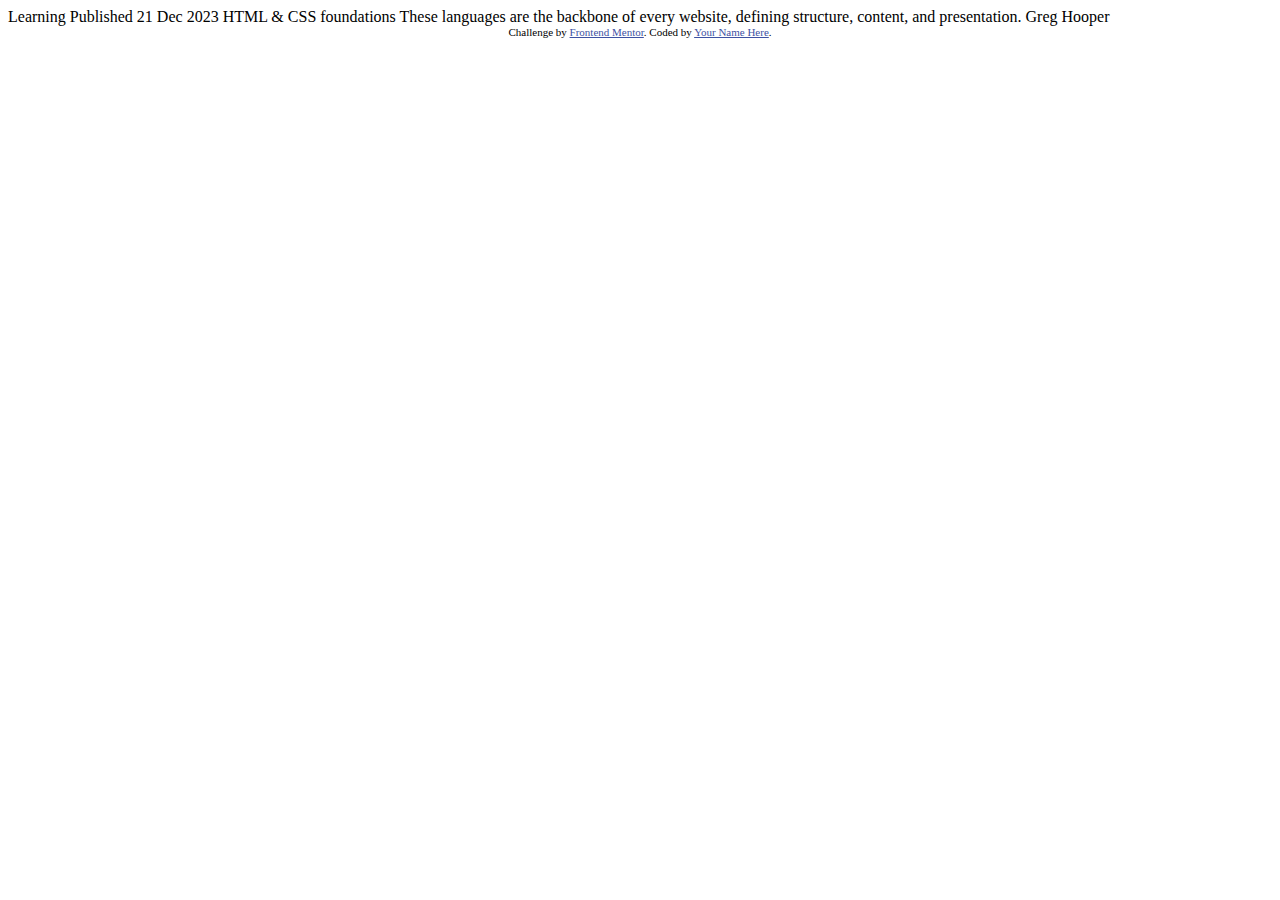
<file: blog-preview-card-main/index.html>
<!DOCTYPE html>
<html lang="en">
<head>
  <meta charset="UTF-8">
  <meta name="viewport" content="width=device-width, initial-scale=1.0"> <!-- displays site properly based on user's device -->

  <link rel="icon" type="image/png" sizes="32x32" href="./assets/images/favicon-32x32.png">
  
  <title>Frontend Mentor | Blog preview card</title>

  <!-- Feel free to remove these styles or customise in your own stylesheet 👍 -->
  <style>
    .attribution { font-size: 11px; text-align: center; }
    .attribution a { color: hsl(228, 45%, 44%); }
  </style>
</head>
<body>

  Learning

  Published 21 Dec 2023

  HTML & CSS foundations

  These languages are the backbone of every website, defining structure, content, and presentation.

  Greg Hooper
  
  <div class="attribution">
    Challenge by <a href="https://www.frontendmentor.io?ref=challenge" target="_blank">Frontend Mentor</a>. 
    Coded by <a href="#">Your Name Here</a>.
  </div>
</body>
</html>
</file>
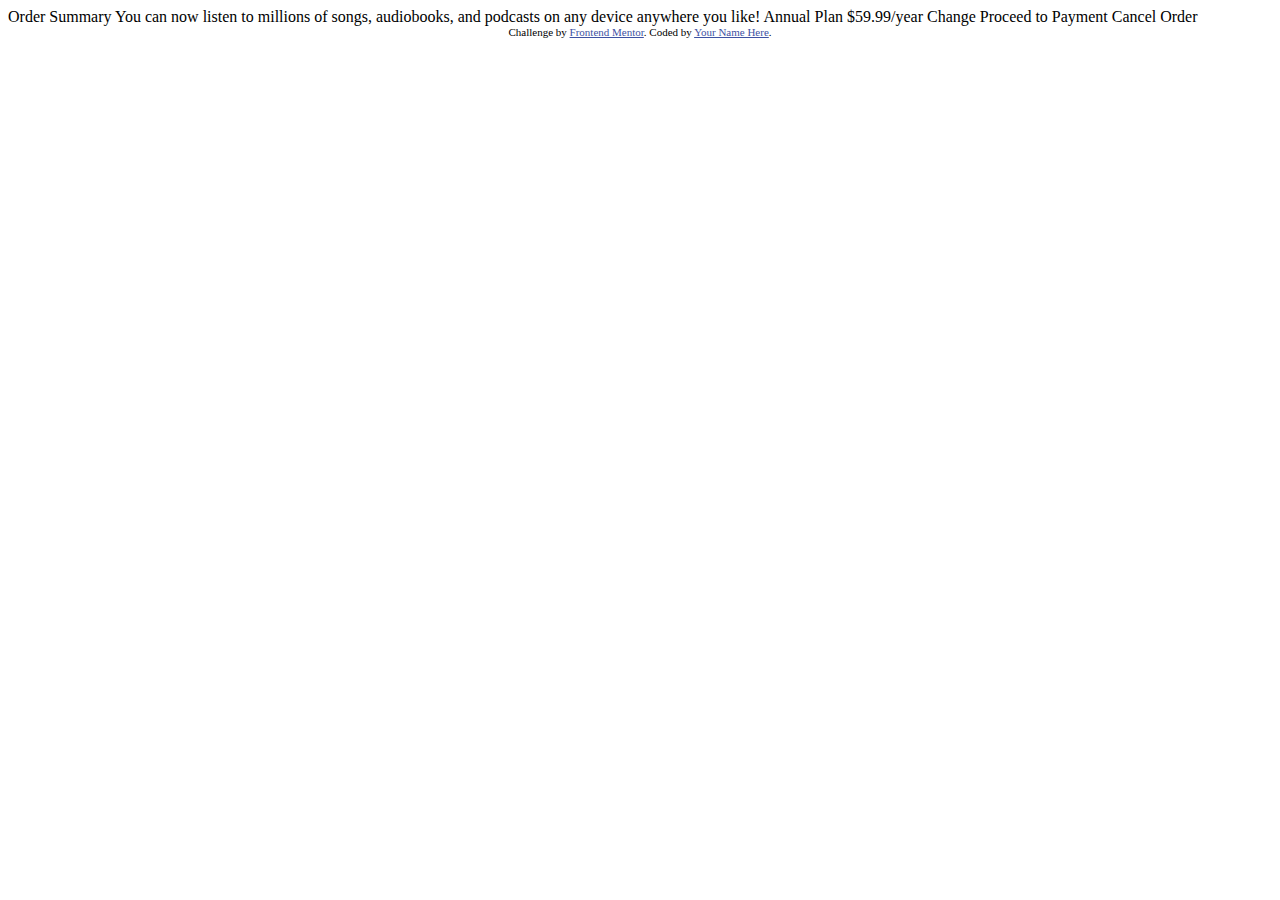
<file: order-summary-component-main/index.html>
<!DOCTYPE html>
<html lang="en">
<head>
  <meta charset="UTF-8">
  <meta name="viewport" content="width=device-width, initial-scale=1.0"> <!-- displays site properly based on user's device -->

  <link rel="icon" type="image/png" sizes="32x32" href="./images/favicon-32x32.png">
  
  <title>Frontend Mentor | Order summary card</title>

  <!-- Feel free to remove these styles or customise in your own stylesheet 👍 -->
  <style>
    .attribution { font-size: 11px; text-align: center; }
    .attribution a { color: hsl(228, 45%, 44%); }
  </style>
</head>
<body>

  Order Summary

  You can now listen to millions of songs, audiobooks, and podcasts on any 
  device anywhere you like!

  Annual Plan
  $59.99/year

  Change

  Proceed to Payment
  Cancel Order
  
  <div class="attribution">
    Challenge by <a href="https://www.frontendmentor.io?ref=challenge" target="_blank">Frontend Mentor</a>. 
    Coded by <a href="#">Your Name Here</a>.
  </div>
</body>
</html>
</file>
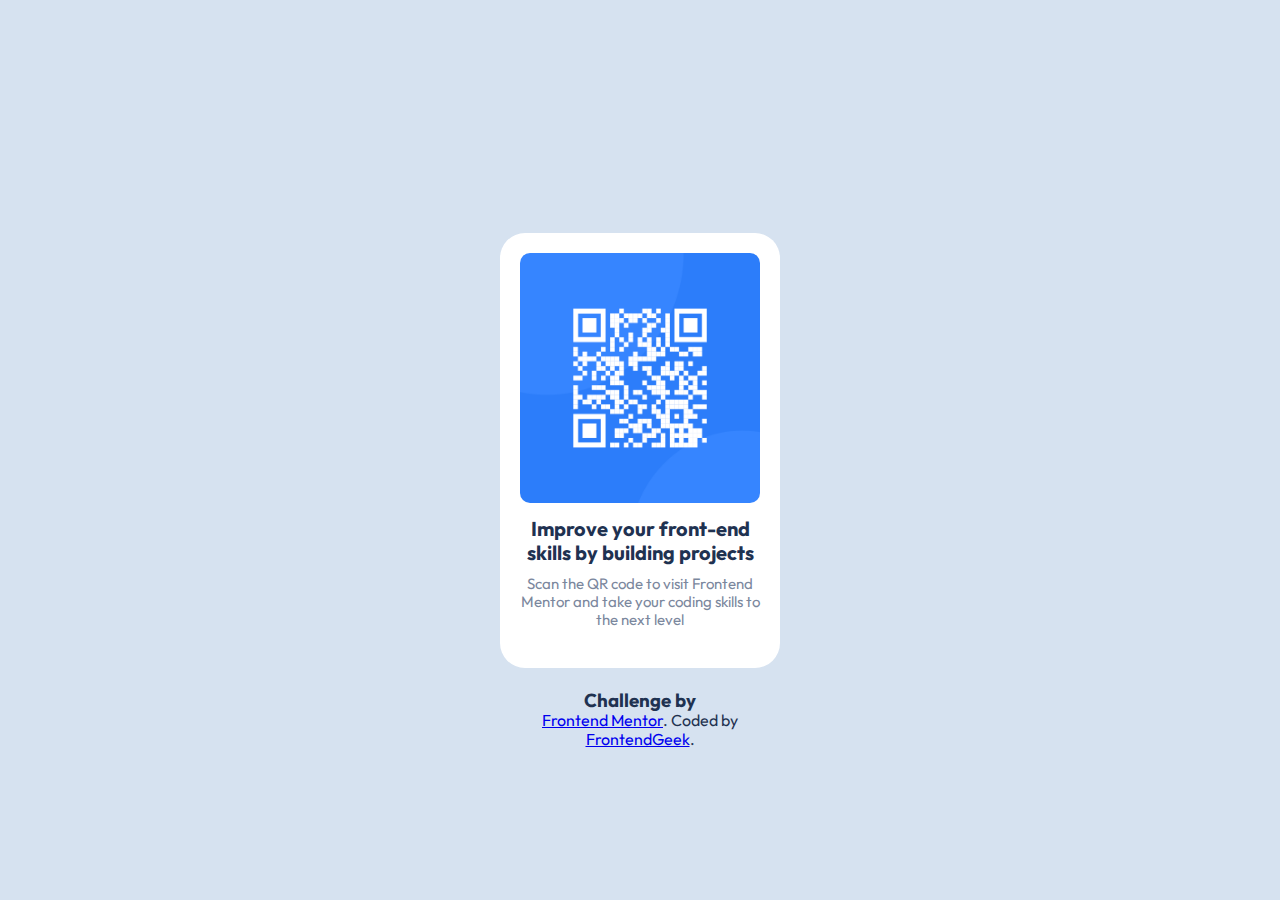
<file: qr-code-component/index.html>
<!DOCTYPE html>
<html lang="en">

<head>
  <meta charset="UTF-8" />
  <meta name="viewport" content="width=device-width, initial-scale=1.0" />
  <link rel="icon" type="image/png" sizes="32x32" href="./images/favicon-32x32.png" />
  <link rel="stylesheet" href="style.css" type="text/css" />
  <title>Frontend Mentor | QR code component</title>
</head>

<body>
  <div class="outer-container">
    <div class="center-container">
      <div class="qr-card">
        <div class="qr-card__image">
          <img src="images/image-qr-code.png" alt="image-qr-code" />
        </div>
        <div class="qr-card__content">
          <h1 class="qr-card__name">Improve your front-end skills by building projects</h1>
          <p class="qr-card__text">Scan the QR code to visit Frontend Mentor and take your coding skills to the next
            level</p>
        </div>
      </div>
    </div>

    <footer>
      <h3>Challenge by</h3>
      <a href="https://www.frontendmentor.io?ref=challenge" target="_blank">Frontend Mentor</a>. Coded by <a
          href="https://github.com/muideen7">FrontendGeek</a>.
  </footer>
</body>

</html>
</file>
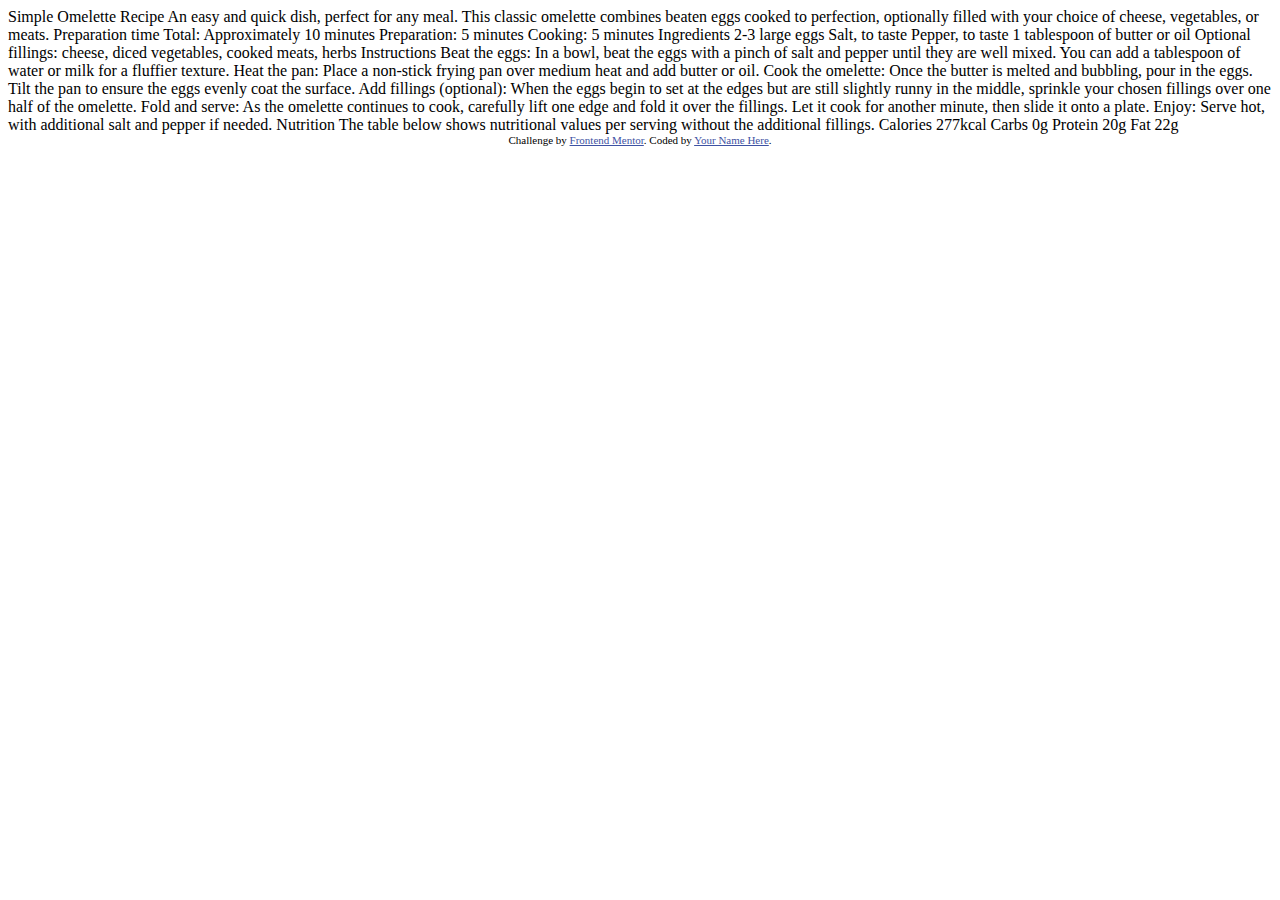
<file: recipe-page-main/index.html>
<!DOCTYPE html>
<html lang="en">
<head>
  <meta charset="UTF-8">
  <meta name="viewport" content="width=device-width, initial-scale=1.0"> <!-- displays site properly based on user's device -->

  <link rel="icon" type="image/png" sizes="32x32" href="./assets/images/favicon-32x32.png">
  
  <title>Frontend Mentor | Recipe page</title>

  <!-- Feel free to remove these styles or customise in your own stylesheet 👍 -->
  <style>
    .attribution { font-size: 11px; text-align: center; }
    .attribution a { color: hsl(228, 45%, 44%); }
  </style>
</head>
<body>

  Simple Omelette Recipe

  An easy and quick dish, perfect for any meal. This classic omelette combines beaten eggs cooked 
  to perfection, optionally filled with your choice of cheese, vegetables, or meats.

  Preparation time

  Total: Approximately 10 minutes
  Preparation: 5 minutes
  Cooking: 5 minutes

  Ingredients

  2-3 large eggs
  Salt, to taste
  Pepper, to taste
  1 tablespoon of butter or oil
  Optional fillings: cheese, diced vegetables, cooked meats, herbs

  Instructions

  Beat the eggs: In a bowl, beat the eggs with a pinch of salt and pepper until they are well mixed. 
  You can add a tablespoon of water or milk for a fluffier texture.

  Heat the pan: Place a non-stick frying pan over medium heat and add butter or oil.

  Cook the omelette: Once the butter is melted and bubbling, pour in the eggs. Tilt the pan to ensure 
  the eggs evenly coat the surface.

  Add fillings (optional): When the eggs begin to set at the edges but are still slightly runny in the 
  middle, sprinkle your chosen fillings over one half of the omelette.

  Fold and serve: As the omelette continues to cook, carefully lift one edge and fold it over the 
  fillings. Let it cook for another minute, then slide it onto a plate.

  Enjoy: Serve hot, with additional salt and pepper if needed.

  Nutrition

  The table below shows nutritional values per serving without the additional fillings.

  Calories
  277kcal

  Carbs
  0g

  Protein
  20g

  Fat
  22g
  
  <div class="attribution">
    Challenge by <a href="https://www.frontendmentor.io?ref=challenge" target="_blank">Frontend Mentor</a>. 
    Coded by <a href="#">Your Name Here</a>.
  </div>
</body>
</html>
</file>
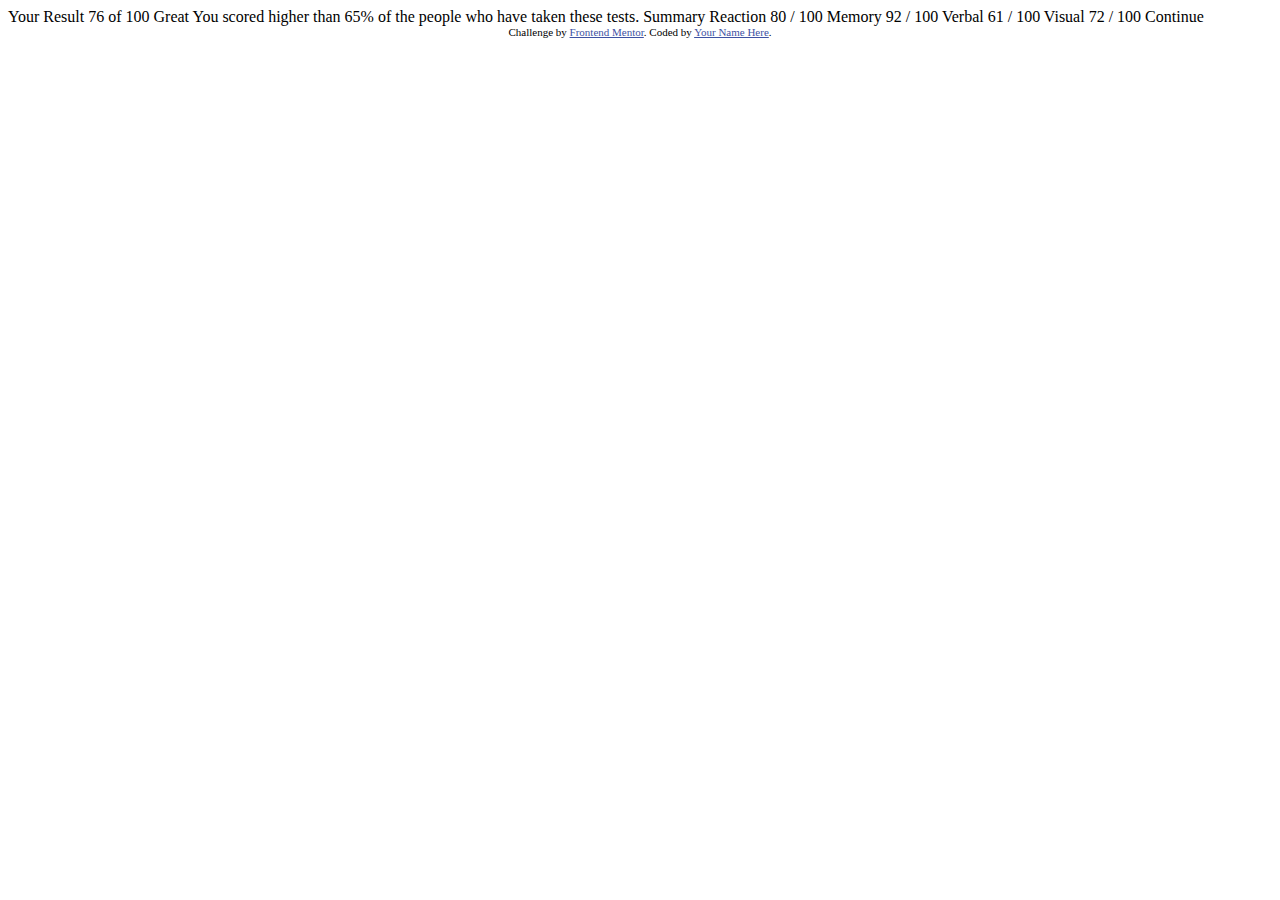
<file: results-summary-component-main/index.html>
<!DOCTYPE html>
<html lang="en">
<head>
  <meta charset="UTF-8">
  <meta name="viewport" content="width=device-width, initial-scale=1.0"> <!-- displays site properly based on user's device -->

  <link rel="icon" type="image/png" sizes="32x32" href="./assets/images/favicon-32x32.png">
  
  <title>Frontend Mentor | Results summary component</title>

  <!-- Feel free to remove these styles or customise in your own stylesheet 👍 -->
  <style>
    .attribution { font-size: 11px; text-align: center; }
    .attribution a { color: hsl(228, 45%, 44%); }
  </style>
</head>
<body>

  Your Result
  76
  of 100

  Great
  You scored higher than 65% of the people who have taken these tests.
  
  Summary

  Reaction
  80 / 100

  Memory
  92 / 100

  Verbal
  61 / 100

  Visual
  72 / 100

  Continue
  
  <div class="attribution">
    Challenge by <a href="https://www.frontendmentor.io?ref=challenge" target="_blank">Frontend Mentor</a>. 
    Coded by <a href="#">Your Name Here</a>.
  </div>
</body>
</html>
</file>
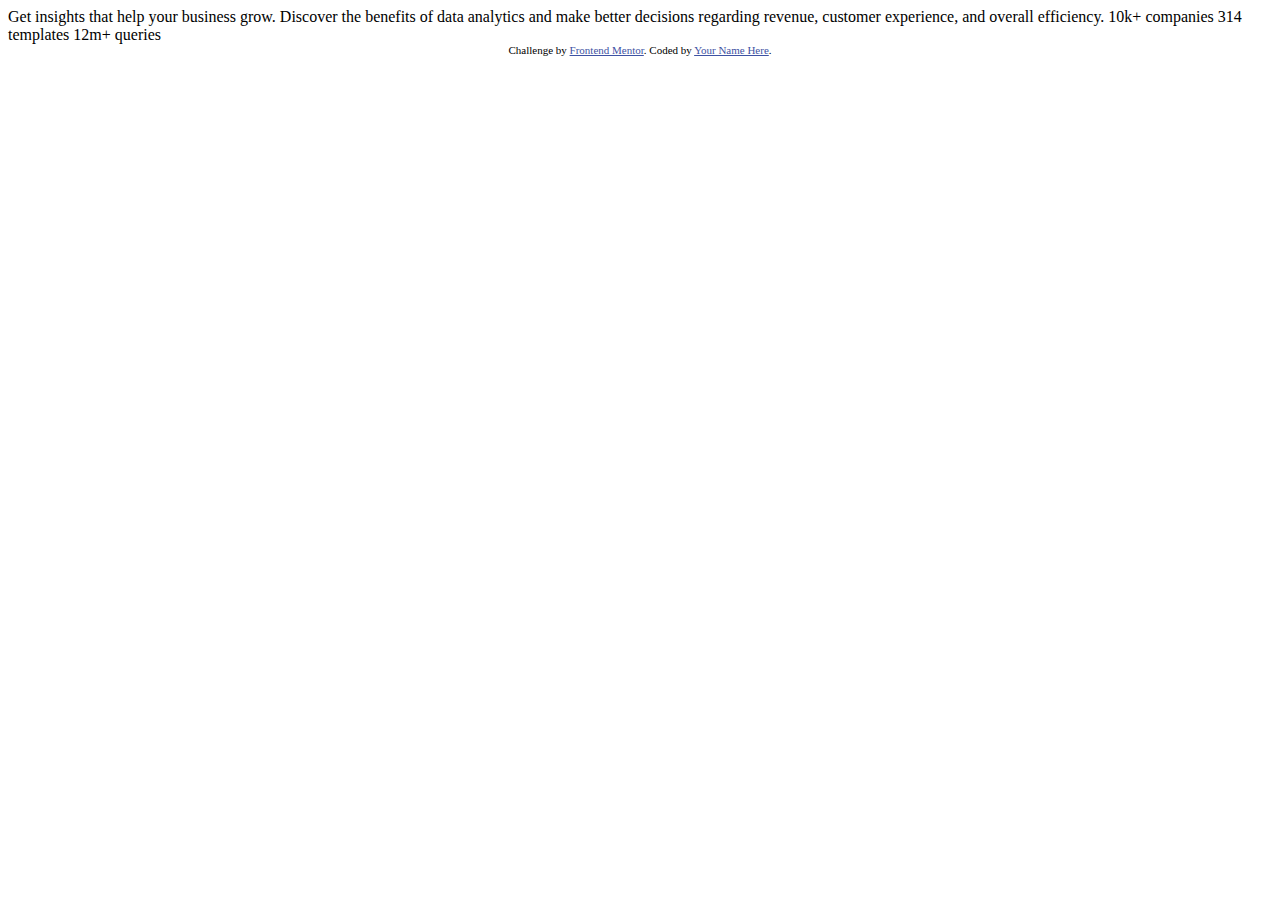
<file: stats-preview-card-component-main/index.html>
<!DOCTYPE html>
<html lang="en">
<head>
  <meta charset="UTF-8">
  <meta name="viewport" content="width=device-width, initial-scale=1.0"> <!-- displays site properly based on user's device -->

  <link rel="icon" type="image/png" sizes="32x32" href="./images/favicon-32x32.png">
  
  <title>Frontend Mentor | Stats preview card component</title>

  <!-- Feel free to remove these styles or customise in your own stylesheet 👍 -->
  <style>
    .attribution { font-size: 11px; text-align: center; }
    .attribution a { color: hsl(228, 45%, 44%); }
  </style>
</head>
<body>

  Get insights that help your business grow.

  Discover the benefits of data analytics and make better decisions regarding revenue, customer 
  experience, and overall efficiency.

  10k+ companies
  314 templates
  12m+ queries

  <div class="attribution">
    Challenge by <a href="https://www.frontendmentor.io?ref=challenge" target="_blank">Frontend Mentor</a>. 
    Coded by <a href="#">Your Name Here</a>.
  </div>
</body>
</html>
</file>
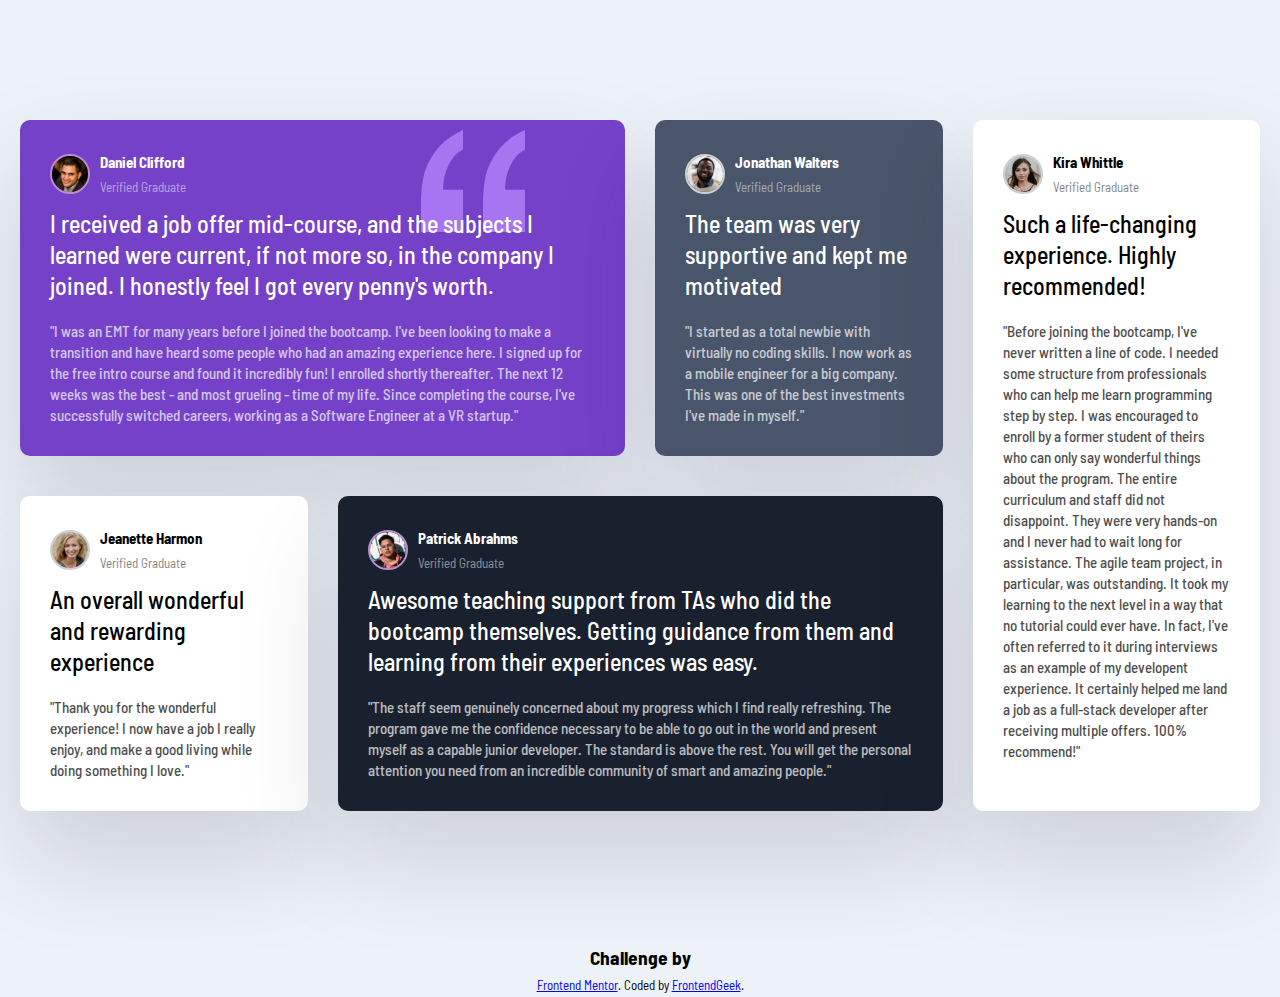
<file: testimonials-grid-section-main/index.html>
<!DOCTYPE html>
<html lang="en">

<head>
    <meta charset="UTF-8" />
    <meta http-equiv="X-UA-Compatible" content="IE=edge" />
    <meta name="viewport" content="width=device-width, initial-scale=1.0" />
    <link rel="stylesheet" href="style.css" />
    <title>Testimonials</title>
</head>

<body>
    <div class="testimonials">
        <div class="card card--bg-purple">
            <header class="card__header">
                <img src="images/image-daniel.jpg" class="card__img" id="colored" alt="" />
                <div>
                    <h3>Daniel Clifford</h3>
                    <p>Verified Graduate</p>
                </div>
            </header>
            <p class="card__lead">
                I received a job offer mid-course, and the subjects I learned were
                current, if not more so, in the company I joined. I honestly feel I
                got every penny's worth.
            </p>
            <p class="card__quote">
                "I was an EMT for many years before I joined the bootcamp. I've been
                looking to make a transition and have heard some people who had an
                amazing experience here. I signed up for the free intro course and
                found it incredibly fun! I enrolled shortly thereafter. The next 12
                weeks was the best - and most grueling - time of my life. Since
                completing the course, I've successfully switched careers, working as
                a Software Engineer at a VR startup."
            </p>
        </div>

        <div class="card card--bg-gray-blue">
            <header class="card__header">
                <img src="images/image-jonathan.jpg" class="card__img" alt="" />
                <div>
                    <h3>Jonathan Walters</h3>
                    <p>Verified Graduate</p>
                </div>
            </header>
            <p class="card__lead">
                The team was very supportive and kept me motivated
            </p>
            <p class="card__quote">
                "I started as a total newbie with virtually no coding skills. I now
                work as a mobile engineer for a big company. This was one of the best
                investments I've made in myself."
            </p>
        </div>

        <div class="card">
            <header class="card__header">
                <img src="images/image-jeanette.jpg" class="card__img" alt="" />
                <div>
                    <h3>Jeanette Harmon</h3>
                    <p>Verified Graduate</p>
                </div>
            </header>
            <p class="card__lead">An overall wonderful and rewarding experience</p>
            <p class="card__quote">
                "Thank you for the wonderful experience! I now have a job I really
                enjoy, and make a good living while doing something I love."
            </p>
        </div>

        <div class="card card--bg-black-blue">
            <header class="card__header">
                <img src="images/image-patrick.jpg" class="card__img" id="colored" alt="" />
                <div>
                    <h3>Patrick Abrahms</h3>
                    <p>Verified Graduate</p>
                </div>
            </header>
            <p class="card__lead">
                Awesome teaching support from TAs who did the bootcamp themselves.
                Getting guidance from them and learning from their experiences was
                easy.
            </p>
            <p class="card__quote">
                "The staff seem genuinely concerned about my progress which I find
                really refreshing. The program gave me the confidence necessary to be
                able to go out in the world and present myself as a capable junior
                developer. The standard is above the rest. You will get the personal
                attention you need from an incredible community of smart and amazing
                people."
            </p>
        </div>

        <div class="card">
            <header class="card__header">
                <img src="images/image-kira.jpg" class="card__img" alt="" />
                <div>
                    <h3>Kira Whittle</h3>
                    <p>Verified Graduate</p>
                </div>
            </header>
            <p class="card__lead">
                Such a life-changing experience. Highly recommended!
            </p>
            <p class="card__quote">
                "Before joining the bootcamp, I've never written a line of code. I
                needed some structure from professionals who can help me learn
                programming step by step. I was encouraged to enroll by a former
                student of theirs who can only say wonderful things about the program.
                The entire curriculum and staff did not disappoint. They were very
                hands-on and I never had to wait long for assistance. The agile team
                project, in particular, was outstanding. It took my learning to the
                next level in a way that no tutorial could ever have. In fact, I've
                often referred to it during interviews as an example of my developent
                experience. It certainly helped me land a job as a full-stack
                developer after receiving multiple offers. 100% recommend!"
            </p>
        </div>
    </div>

    <footer>
        <h2>Challenge by</h2>
        <a href="https://www.frontendmentor.io?ref=challenge" target="_blank">Frontend Mentor</a>. Coded by <a
            href="https://github.com/muideen7">FrontendGeek</a>.
    </footer>
</body>

</html>
</file>
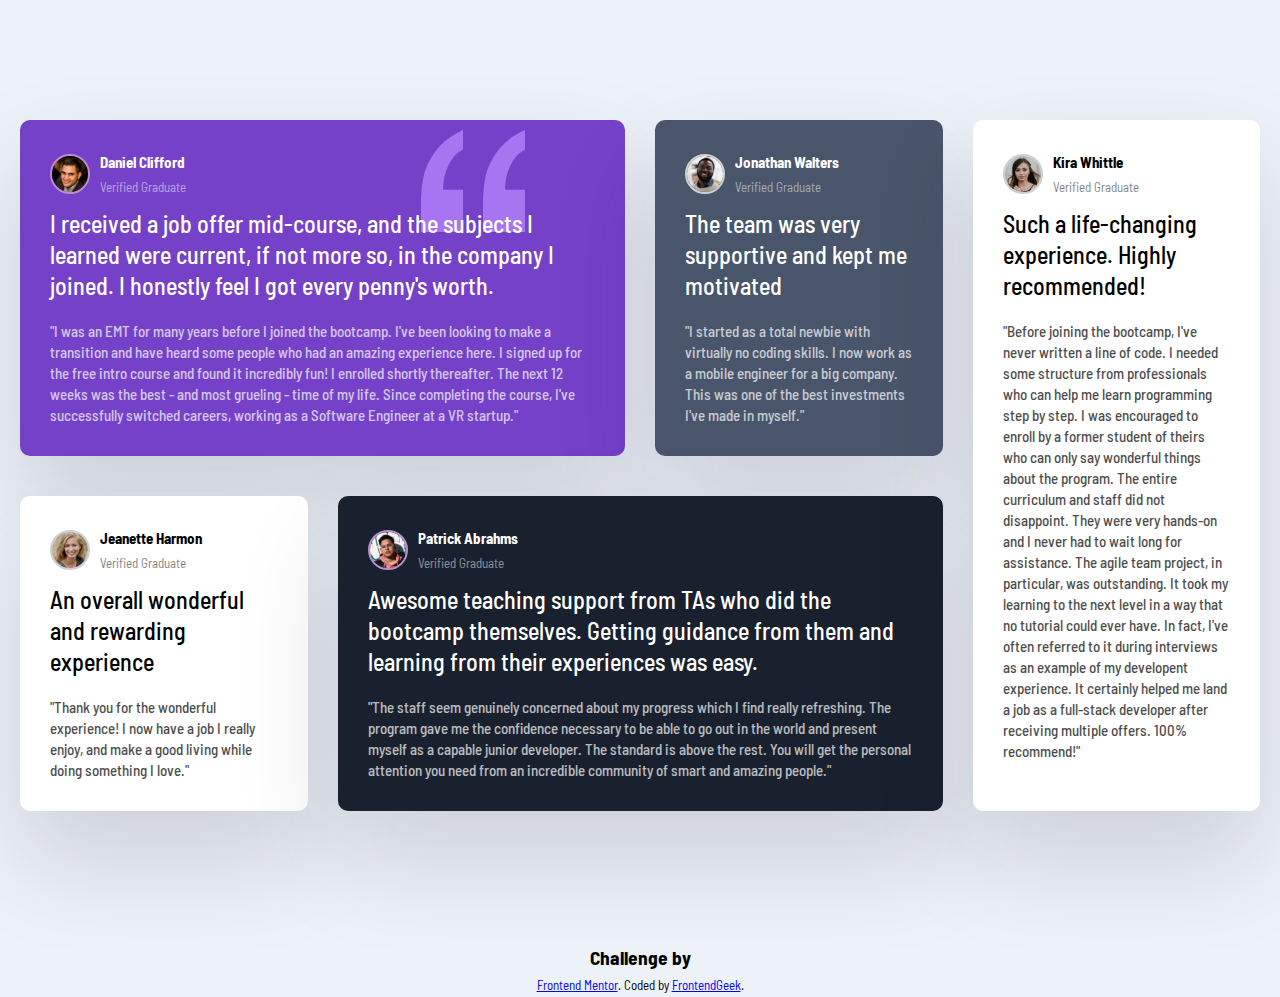
<file: testimonials-grid-section/index.html>
<!DOCTYPE html>
<html lang="en-us">

<head>
    <meta charset="UTF-8" />
    <meta http-equiv="X-UA-Compatible" content="IE=edge" />
    <meta name="viewport" content="width=device-width, initial-scale=1.0" />
    <link rel="stylesheet" href="style.css" />
    <title>Testimonials</title>
</head>

<body>
    <div class="testimonials">
        <div class="card card--bg-purple">
            <header class="card__header">
                <img src="images/image-daniel.jpg" class="card__img" id="colored" alt="" />
                <div>
                    <h3>Daniel Clifford</h3>
                    <p>Verified Graduate</p>
                </div>
            </header>
            <p class="card__lead">
                I received a job offer mid-course, and the subjects I learned were
                current, if not more so, in the company I joined. I honestly feel I
                got every penny's worth.
            </p>
            <p class="card__quote">
                "I was an EMT for many years before I joined the bootcamp. I've been
                looking to make a transition and have heard some people who had an
                amazing experience here. I signed up for the free intro course and
                found it incredibly fun! I enrolled shortly thereafter. The next 12
                weeks was the best - and most grueling - time of my life. Since
                completing the course, I've successfully switched careers, working as
                a Software Engineer at a VR startup."
            </p>
        </div>

        <div class="card card--bg-gray-blue">
            <header class="card__header">
                <img src="images/image-jonathan.jpg" class="card__img" alt="" />
                <div>
                    <h3>Jonathan Walters</h3>
                    <p>Verified Graduate</p>
                </div>
            </header>
            <p class="card__lead">
                The team was very supportive and kept me motivated
            </p>
            <p class="card__quote">
                "I started as a total newbie with virtually no coding skills. I now
                work as a mobile engineer for a big company. This was one of the best
                investments I've made in myself."
            </p>
        </div>

        <div class="card">
            <header class="card__header">
                <img src="images/image-jeanette.jpg" class="card__img" alt="" />
                <div>
                    <h3>Jeanette Harmon</h3>
                    <p>Verified Graduate</p>
                </div>
            </header>
            <p class="card__lead">An overall wonderful and rewarding experience</p>
            <p class="card__quote">
                "Thank you for the wonderful experience! I now have a job I really
                enjoy, and make a good living while doing something I love."
            </p>
        </div>

        <div class="card card--bg-black-blue">
            <header class="card__header">
                <img src="images/image-patrick.jpg" class="card__img" id="colored" alt="" />
                <div>
                    <h3>Patrick Abrahms</h3>
                    <p>Verified Graduate</p>
                </div>
            </header>
            <p class="card__lead">
                Awesome teaching support from TAs who did the bootcamp themselves.
                Getting guidance from them and learning from their experiences was
                easy.
            </p>
            <p class="card__quote">
                "The staff seem genuinely concerned about my progress which I find
                really refreshing. The program gave me the confidence necessary to be
                able to go out in the world and present myself as a capable junior
                developer. The standard is above the rest. You will get the personal
                attention you need from an incredible community of smart and amazing
                people."
            </p>
        </div>

        <div class="card">
            <header class="card__header">
                <img src="images/image-kira.jpg" class="card__img" alt="" />
                <div>
                    <h3>Kira Whittle</h3>
                    <p>Verified Graduate</p>
                </div>
            </header>
            <p class="card__lead">
                Such a life-changing experience. Highly recommended!
            </p>
            <p class="card__quote">
                "Before joining the bootcamp, I've never written a line of code. I
                needed some structure from professionals who can help me learn
                programming step by step. I was encouraged to enroll by a former
                student of theirs who can only say wonderful things about the program.
                The entire curriculum and staff did not disappoint. They were very
                hands-on and I never had to wait long for assistance. The agile team
                project, in particular, was outstanding. It took my learning to the
                next level in a way that no tutorial could ever have. In fact, I've
                often referred to it during interviews as an example of my developent
                experience. It certainly helped me land a job as a full-stack
                developer after receiving multiple offers. 100% recommend!"
            </p>
        </div>
    </div>

    <footer>
        <h2>Challenge by</h2>
        <a href="https://www.frontendmentor.io?ref=challenge" target="_blank">Frontend Mentor</a>. Coded by <a
            href="https://github.com/muideen7">FrontendGeek</a>.
    </footer>
</body>

</html>
</file>
<file: qr-code-component/style.css>
@import url('https://fonts.googleapis.com/css2?family=Outfit:wght@100;200;300;400;700&display=swap');

:root {
  --white: hsl(0, 0%, 100%);
  --light-gray: hsl(212, 45%, 89%);
  --grayish-blue: hsl(220, 15%, 55%);
  --dark-blue: hsl(218, 44%, 22%);
  --font-size: 15px;
}

* {
  margin: 0;
  padding: 0;
  box-sizing: border-box;
}

body {
  background: var(--light-gray);
  font-family: 'Outfit', sans-serif;
  color: var(--dark-blue);
  width: 100%;
  max-width: 1440px;
  min-height: 100vh;
  line-height: 1.2;
  display: flex;
  align-items: center;
  justify-content: center;
}

.outer-container {
  background-color: var(--white);
  max-width: 280px;
  height: 435px;
  padding: 20px;
  border-radius: 25px;
  text-align: center;
}

.qr-card__image img {
  border-radius: 10px;
  width: 100%;
  max-width: 300px;
  height: 250px;
}

.qr-card__name{
  font-size: 20px;
  font-weight: 700;
  margin: 10px 0;
}

.qr-card__text {
  font-size: var(--font-size);
  color: var(--grayish-blue);
}

footer {
  margin-top: 60px;
  text-align: center;
}
</file>
<file: testimonials-grid-section-main/style.css>
@import url('https://fonts.googleapis.com/css2?family=Barlow+Semi+Condensed:wght@200;300;400;700&display=swap');

* {
    box-sizing: border-box;
    margin: 0;
    padding: 0;
}

body {
    background: #edf2f8;
    font-family: 'Barlow Semi Condensed', sans-serif;
    line-height: 1.7;
    font-size: 13px;
}

.testimonials {
    max-width: 1440px;
    margin: 100px auto;
    padding: 20px;
    display: grid;
    grid-template-columns: repeat(4, 1fr);
    gap: 30px;
}

.card {
    background: #fff;
    border-radius: 10px;
    padding: 30px;
    box-shadow: rgba(17, 12, 46, 0.15) 0px 48px 100px 0px;
    margin-bottom: 10px;
}

.card__header {
    display: flex;
    align-items: center;
    margin-bottom: 10px;
}

.card__header h3 {
    font-size: 15px;
}

.card__header p {
    opacity: 50%;
}

.card__img {
    width: 40px;
    height: 40px;
    border-radius: 50%;
    border: 2px solid hsl(0, 0%, 81%);
    margin-right: 10px;
}

#colored {
    border: 2px solid rgb(188, 141, 202);
}

.card__lead {
    font-size: 1.5rem;
    font-weight: 500;
    line-height: 1.3;
    margin-bottom: 20px;
}

.card__quote {
    font-size: 15px;
    font-weight: 500;
    line-height: 1.4;
    opacity: 70%;
}

.card--bg-purple {
    background: hsl(263, 55%, 52%);
    color: #fff;
    background-image: url('./images/bg-pattern-quotation.svg');
    background-repeat: no-repeat;
    background-position: top 10px right 100px;
}

.card--bg-gray-blue {
    background: hsl(217, 19%, 35%);
    color: #fff;
}

.card--bg-black-blue {
    background: hsl(219, 29%, 14%);
    color: #fff;
}

.card:nth-of-type(1) {
    grid-column: 1 / 3;
}

.card:nth-of-type(4) {
    grid-column: 2 / 4;
    grid-row: 2;
}

.card:nth-of-type(5) {
    grid-column: 4;
    grid-row: 1 / 3;
}

footer {
    text-align: center;
}

@media (max-width: 768px) {
    .testimonials {
        grid-template-columns: 1fr;
        width: 100%;
    }

    .card:nth-of-type(1) {
        grid-column: 1;
    }

    .card:nth-of-type(4) {
        grid-column: 1;
        grid-row: 4;
    }

    .card:nth-of-type(5) {
        grid-column: 1;
        grid-row: 5;
    }
}
</file>
<file: testimonials-grid-section/style.css>
@import url('https://fonts.googleapis.com/css2?family=Barlow+Semi+Condensed:wght@200;300;400;700&display=swap');

* {
    box-sizing: border-box;
    margin: 0;
    padding: 0;
}

body {
    background: #edf2f8;
    font-family: 'Barlow Semi Condensed', sans-serif;
    line-height: 1.7;
    font-size: 13px;
}

.testimonials {
    max-width: 1440px;
    margin: 100px auto;
    padding: 20px;
    display: grid;
    grid-template-columns: repeat(4, 1fr);
    gap: 30px;
}

.card {
    background: #fff;
    border-radius: 10px;
    padding: 30px;
    box-shadow: rgba(17, 12, 46, 0.15) 0px 48px 100px 0px;
    margin-bottom: 10px;
}

.card__header {
    display: flex;
    align-items: center;
    margin-bottom: 10px;
}

.card__header h3 {
    font-size: 15px;
}

.card__header p {
    opacity: 50%;
}

.card__img {
    width: 40px;
    height: 40px;
    border-radius: 50%;
    border: 2px solid hsl(0, 0%, 81%);
    margin-right: 10px;
}

#colored {
    border: 2px solid rgb(188, 141, 202);
}

.card__lead {
    font-size: 1.5rem;
    font-weight: 500;
    line-height: 1.3;
    margin-bottom: 20px;
}

.card__quote {
    font-size: 15px;
    font-weight: 500;
    line-height: 1.4;
    opacity: 70%;
}

.card--bg-purple {
    background: hsl(263, 55%, 52%);
    color: #fff;
    background-image: url('./images/bg-pattern-quotation.svg');
    background-repeat: no-repeat;
    background-position: top 10px right 100px;
}

.card--bg-gray-blue {
    background: hsl(217, 19%, 35%);
    color: #fff;
}

.card--bg-black-blue {
    background: hsl(219, 29%, 14%);
    color: #fff;
}

.card:nth-of-type(1) {
    grid-column: 1 / 3;
}

.card:nth-of-type(4) {
    grid-column: 2 / 4;
    grid-row: 2;
}

.card:nth-of-type(5) {
    grid-column: 4;
    grid-row: 1 / 3;
}

footer {
    text-align: center;
}

@media (max-width: 768px) {
    .testimonials {
        grid-template-columns: 1fr;
        width: 100%;
    }

    .card:nth-of-type(1) {
        grid-column: 1;
    }

    .card:nth-of-type(4) {
        grid-column: 1;
        grid-row: 4;
    }

    .card:nth-of-type(5) {
        grid-column: 1;
        grid-row: 5;
    }
}
</file>
